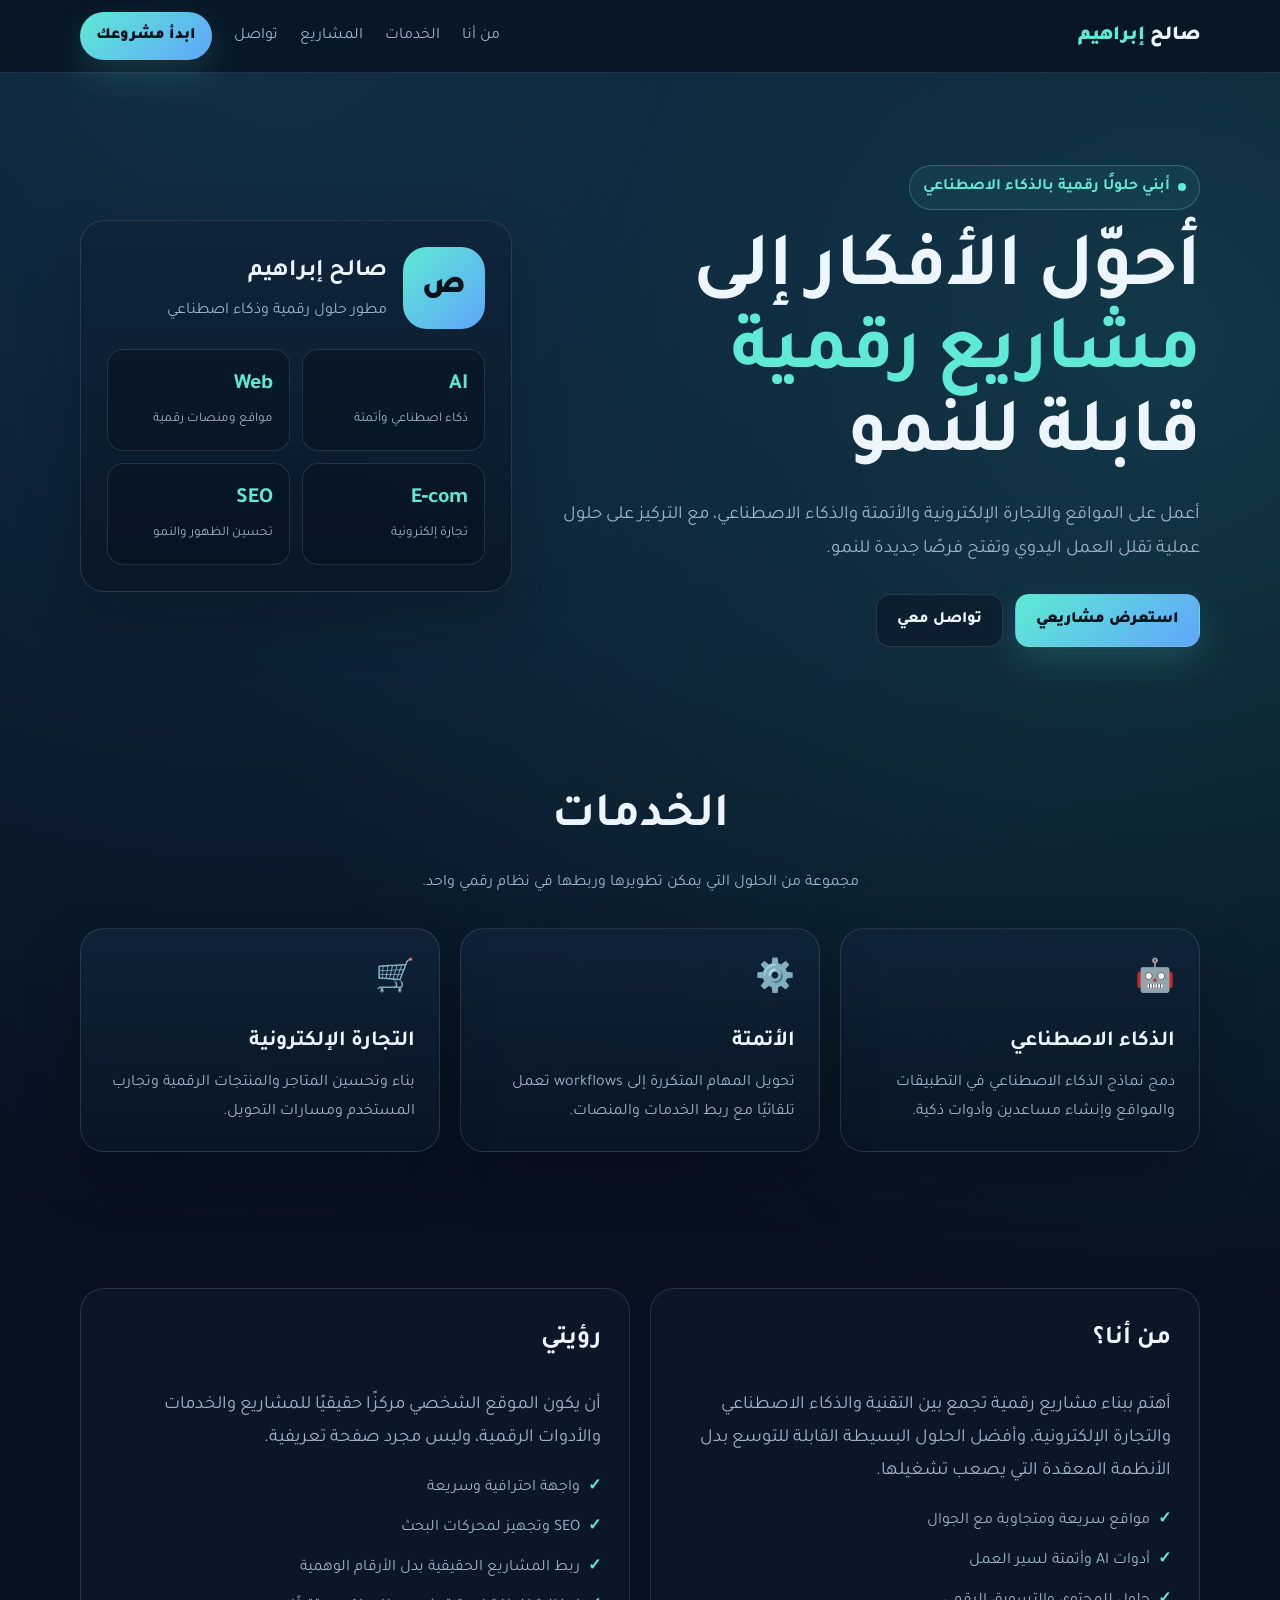
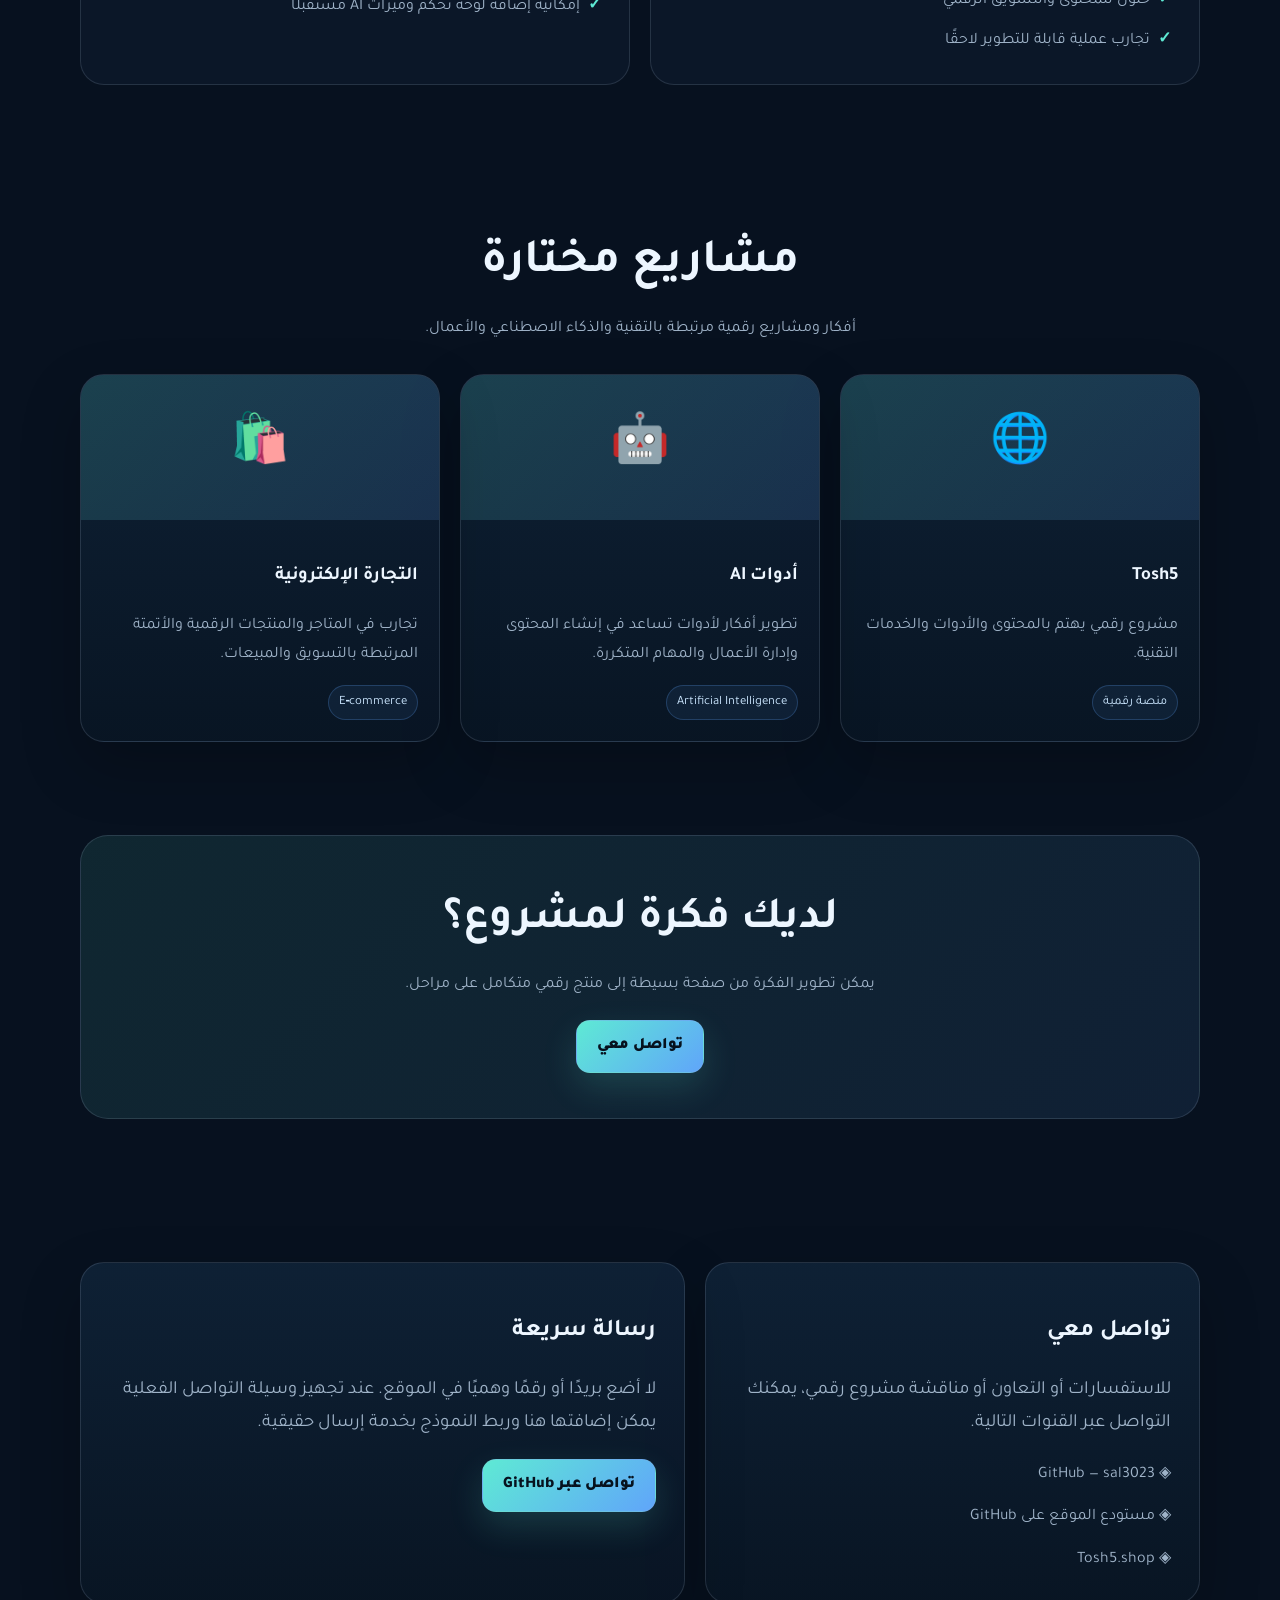
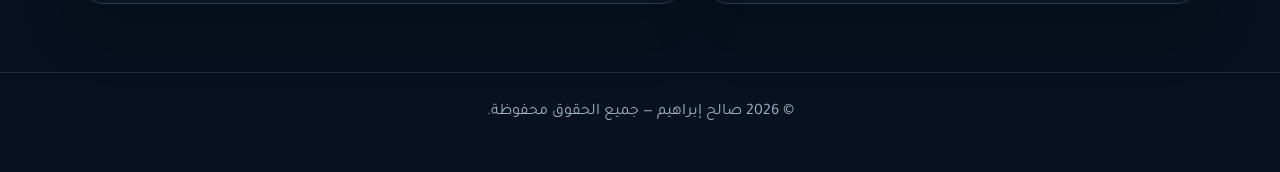
<file: index.html>
<!DOCTYPE html>
<html lang="ar" dir="rtl">
<head>
  <meta charset="UTF-8">
  <meta name="viewport" content="width=device-width, initial-scale=1.0">
  <meta name="description" content="صالح إبراهيم — مطور حلول رقمية وذكاء اصطناعي وأتمتة وتجارة إلكترونية.">
  <meta name="theme-color" content="#07111f">
  <meta property="og:title" content="صالح إبراهيم | حلول رقمية وذكاء اصطناعي">
  <meta property="og:description" content="موقع صالح إبراهيم الشخصي — الذكاء الاصطناعي، الأتمتة، المواقع والتجارة الإلكترونية.">
  <meta property="og:type" content="website">
  <title>صالح إبراهيم | حلول رقمية وذكاء اصطناعي</title>
  <link rel="preconnect" href="https://fonts.googleapis.com">
  <link rel="preconnect" href="https://fonts.gstatic.com" crossorigin>
  <link href="https://fonts.googleapis.com/css2?family=Tajawal:wght@400;500;700;800;900&display=swap" rel="stylesheet">
  <style>
    :root{--bg:#07111f;--panel:#0d1b2d;--panel2:#10243a;--text:#edf6ff;--muted:#9fb3c8;--line:rgba(159,179,200,.18);--primary:#5eead4;--blue:#60a5fa;--max:1120px}
    *{box-sizing:border-box}html{scroll-behavior:smooth}body{margin:0;font-family:Tajawal,Arial,sans-serif;background:radial-gradient(circle at 20% 0%,#12304a 0,transparent 35%),radial-gradient(circle at 90% 10%,#123b48 0,transparent 30%),var(--bg);color:var(--text);line-height:1.8}
    a{color:inherit;text-decoration:none}.container{width:min(var(--max),calc(100% - 32px));margin:auto}
    .topbar{position:sticky;top:0;z-index:50;background:rgba(7,17,31,.78);backdrop-filter:blur(16px);border-bottom:1px solid var(--line)}
    .nav{min-height:72px;display:flex;align-items:center;justify-content:space-between;gap:20px}.brand{font-size:1.25rem;font-weight:900}.brand span{color:var(--primary)}
    .links{display:flex;align-items:center;gap:22px;color:var(--muted)}.links a:hover{color:var(--text)}
    .nav-cta,.btn.primary{background:linear-gradient(135deg,var(--primary),var(--blue));color:#06121e;font-weight:900;box-shadow:0 14px 35px rgba(94,234,212,.16)}
    .nav-cta{padding:10px 16px;border-radius:999px}.hero{padding:92px 0 60px}.hero-grid{display:grid;grid-template-columns:1.2fr .8fr;gap:40px;align-items:center}
    .badge{display:inline-flex;gap:8px;align-items:center;padding:7px 13px;border:1px solid rgba(94,234,212,.28);border-radius:999px;color:var(--primary);background:rgba(94,234,212,.06);font-weight:700}.badge i{width:8px;height:8px;border-radius:50%;background:var(--primary);display:block}
    h1{font-size:clamp(2.7rem,6vw,5.4rem);line-height:1.08;margin:22px 0 18px;letter-spacing:-1px}h1 span{color:var(--primary)}.lead{font-size:1.16rem;color:var(--muted);max-width:680px}
    .actions{display:flex;flex-wrap:wrap;gap:12px;margin-top:28px}.btn{display:inline-flex;align-items:center;justify-content:center;min-height:50px;padding:11px 20px;border-radius:14px;border:1px solid var(--line);font-weight:800;transition:.2s}.btn:hover{transform:translateY(-2px)}.btn.secondary{background:rgba(13,27,45,.75)}
    .hero-card,.card,.project,.contact-card{background:linear-gradient(180deg,rgba(16,36,58,.82),rgba(9,22,37,.82));border:1px solid var(--line);border-radius:24px;box-shadow:0 24px 60px rgba(0,0,0,.22)}
    .hero-card{padding:26px}.avatar{width:82px;height:82px;border-radius:24px;display:grid;place-items:center;background:linear-gradient(135deg,var(--primary),var(--blue));color:#06121e;font-size:2rem;font-weight:900}
    .profile{display:flex;gap:16px;align-items:center}.profile h2{margin:0;font-size:1.5rem}.profile p{margin:3px 0 0;color:var(--muted)}
    .quick{display:grid;grid-template-columns:1fr 1fr;gap:12px;margin-top:20px}.quick div{padding:16px;border:1px solid var(--line);border-radius:16px;background:rgba(4,12,22,.35)}.quick strong{display:block;color:var(--primary);font-size:1.35rem}.quick small{color:var(--muted)}
    section{padding:68px 0}.section-head{text-align:center;max-width:760px;margin:0 auto 30px}.section-head h2{font-size:clamp(2rem,4vw,3rem);margin:0 0 8px}.section-head p{margin:0;color:var(--muted)}
    .grid3{display:grid;grid-template-columns:repeat(3,1fr);gap:20px}.card{padding:24px}.icon{font-size:2rem;margin-bottom:12px}.card h3{margin:0 0 8px;font-size:1.35rem}.card p,.project p{margin:0;color:var(--muted)}
    .about{display:grid;grid-template-columns:1fr 1fr;gap:20px}.panel{padding:28px;border-radius:24px;border:1px solid var(--line);background:rgba(13,27,45,.7)}.panel h3{margin-top:0;font-size:1.6rem}.checks{padding:0;margin:18px 0 0;list-style:none;display:grid;gap:11px;color:var(--muted)}.checks li:before{content:"✓";color:var(--primary);font-weight:900;margin-left:8px}
    .projects{display:grid;grid-template-columns:repeat(3,1fr);gap:20px}.project{overflow:hidden}.project-top{height:145px;display:grid;place-items:center;font-size:3rem;background:linear-gradient(135deg,rgba(94,234,212,.16),rgba(96,165,250,.15))}.project-body{padding:21px}.tag{display:inline-block;margin-top:15px;padding:5px 10px;border-radius:999px;font-size:.8rem;color:#cce7ff;border:1px solid rgba(96,165,250,.24);background:rgba(96,165,250,.08)}
    .contact{display:grid;grid-template-columns:.9fr 1.1fr;gap:20px}.contact-card{padding:28px}.contact-list{display:grid;gap:14px;margin-top:20px}.contact-list a{color:var(--muted)}.contact-list a:hover{color:var(--primary)}
    .cta{padding:25px 0 75px}.cta-box{text-align:center;padding:45px 22px;border-radius:28px;border:1px solid var(--line);background:linear-gradient(135deg,rgba(94,234,212,.1),rgba(96,165,250,.1))}.cta-box h2{margin:0 0 10px;font-size:clamp(2rem,4vw,2.8rem)}.cta-box p{color:var(--muted);margin:0 0 20px}
    footer{border-top:1px solid var(--line);padding:25px 0 45px;color:var(--muted);text-align:center}
    @media(max-width:850px){.hero-grid,.about,.contact{grid-template-columns:1fr}.grid3,.projects{grid-template-columns:1fr 1fr}.links{display:none}.hero{padding-top:65px}}
    @media(max-width:560px){.grid3,.projects{grid-template-columns:1fr}.container{width:min(var(--max),calc(100% - 22px))}.actions{flex-direction:column}.btn{width:100%}.hero-card{padding:20px}}
  </style>
</head>
<body>
<header class="topbar">
  <div class="container nav">
    <a class="brand" href="#">صالح <span>إبراهيم</span></a>
    <nav class="links" aria-label="التنقل">
      <a href="#about">من أنا</a><a href="#services">الخدمات</a><a href="#projects">المشاريع</a><a href="#contact">تواصل</a>
      <a class="nav-cta" href="#contact">ابدأ مشروعك</a>
    </nav>
  </div>
</header>

<main>
<section class="hero">
  <div class="container hero-grid">
    <div>
      <div class="badge"><i></i> أبني حلولًا رقمية بالذكاء الاصطناعي</div>
      <h1>أحوّل الأفكار إلى <span>مشاريع رقمية</span> قابلة للنمو</h1>
      <p class="lead">أعمل على المواقع والتجارة الإلكترونية والأتمتة والذكاء الاصطناعي، مع التركيز على حلول عملية تقلل العمل اليدوي وتفتح فرصًا جديدة للنمو.</p>
      <div class="actions">
        <a class="btn primary" href="#projects">استعرض مشاريعي</a>
        <a class="btn secondary" href="#contact">تواصل معي</a>
      </div>
    </div>
    <aside class="hero-card">
      <div class="profile"><div class="avatar">ص</div><div><h2>صالح إبراهيم</h2><p>مطور حلول رقمية وذكاء اصطناعي</p></div></div>
      <div class="quick">
        <div><strong>AI</strong><small>ذكاء اصطناعي وأتمتة</small></div>
        <div><strong>Web</strong><small>مواقع ومنصات رقمية</small></div>
        <div><strong>E‑com</strong><small>تجارة إلكترونية</small></div>
        <div><strong>SEO</strong><small>تحسين الظهور والنمو</small></div>
      </div>
    </aside>
  </div>
</section>

<section id="services">
  <div class="container">
    <div class="section-head"><h2>الخدمات</h2><p>مجموعة من الحلول التي يمكن تطويرها وربطها في نظام رقمي واحد.</p></div>
    <div class="grid3">
      <article class="card"><div class="icon">🤖</div><h3>الذكاء الاصطناعي</h3><p>دمج نماذج الذكاء الاصطناعي في التطبيقات والمواقع وإنشاء مساعدين وأدوات ذكية.</p></article>
      <article class="card"><div class="icon">⚙️</div><h3>الأتمتة</h3><p>تحويل المهام المتكررة إلى workflows تعمل تلقائيًا مع ربط الخدمات والمنصات.</p></article>
      <article class="card"><div class="icon">🛒</div><h3>التجارة الإلكترونية</h3><p>بناء وتحسين المتاجر والمنتجات الرقمية وتجارب المستخدم ومسارات التحويل.</p></article>
    </div>
  </div>
</section>

<section id="about">
  <div class="container about">
    <div class="panel">
      <h3>من أنا؟</h3>
      <p class="lead">أهتم ببناء مشاريع رقمية تجمع بين التقنية والذكاء الاصطناعي والتجارة الإلكترونية، وأفضل الحلول البسيطة القابلة للتوسع بدل الأنظمة المعقدة التي يصعب تشغيلها.</p>
      <ul class="checks"><li>مواقع سريعة ومتجاوبة مع الجوال</li><li>أدوات AI وأتمتة لسير العمل</li><li>حلول للمحتوى والتسويق الرقمي</li><li>تجارب عملية قابلة للتطوير لاحقًا</li></ul>
    </div>
    <div class="panel">
      <h3>رؤيتي</h3>
      <p class="lead">أن يكون الموقع الشخصي مركزًا حقيقيًا للمشاريع والخدمات والأدوات الرقمية، وليس مجرد صفحة تعريفية.</p>
      <ul class="checks"><li>واجهة احترافية وسريعة</li><li>SEO وتجهيز لمحركات البحث</li><li>ربط المشاريع الحقيقية بدل الأرقام الوهمية</li><li>إمكانية إضافة لوحة تحكم وميزات AI مستقبلًا</li></ul>
    </div>
  </div>
</section>

<section id="projects">
  <div class="container">
    <div class="section-head"><h2>مشاريع مختارة</h2><p>أفكار ومشاريع رقمية مرتبطة بالتقنية والذكاء الاصطناعي والأعمال.</p></div>
    <div class="projects">
      <article class="project"><div class="project-top">🌐</div><div class="project-body"><h3>Tosh5</h3><p>مشروع رقمي يهتم بالمحتوى والأدوات والخدمات التقنية.</p><span class="tag">منصة رقمية</span></div></article>
      <article class="project"><div class="project-top">🤖</div><div class="project-body"><h3>أدوات AI</h3><p>تطوير أفكار لأدوات تساعد في إنشاء المحتوى وإدارة الأعمال والمهام المتكررة.</p><span class="tag">Artificial Intelligence</span></div></article>
      <article class="project"><div class="project-top">🛍️</div><div class="project-body"><h3>التجارة الإلكترونية</h3><p>تجارب في المتاجر والمنتجات الرقمية والأتمتة المرتبطة بالتسويق والمبيعات.</p><span class="tag">E‑commerce</span></div></article>
    </div>
  </div>
</section>

<section class="cta">
  <div class="container"><div class="cta-box"><h2>لديك فكرة لمشروع؟</h2><p>يمكن تطوير الفكرة من صفحة بسيطة إلى منتج رقمي متكامل على مراحل.</p><a class="btn primary" href="#contact">تواصل معي</a></div></div>
</section>

<section id="contact">
  <div class="container contact">
    <div class="contact-card">
      <h2>تواصل معي</h2>
      <p class="lead">للاستفسارات أو التعاون أو مناقشة مشروع رقمي، يمكنك التواصل عبر القنوات التالية.</p>
      <div class="contact-list">
        <a href="https://github.com/sal3023" target="_blank" rel="noopener">◈ GitHub — sal3023</a>
        <a href="https://github.com/sal3023/personal-website" target="_blank" rel="noopener">◈ مستودع الموقع على GitHub</a>
        <a href="https://www.tosh5.shop/" target="_blank" rel="noopener">◈ Tosh5.shop</a>
      </div>
    </div>
    <div class="contact-card">
      <h2>رسالة سريعة</h2>
      <p class="lead">لا أضع بريدًا أو رقمًا وهميًا في الموقع. عند تجهيز وسيلة التواصل الفعلية يمكن إضافتها هنا وربط النموذج بخدمة إرسال حقيقية.</p>
      <a class="btn primary" href="https://github.com/sal3023" target="_blank" rel="noopener">تواصل عبر GitHub</a>
    </div>
  </div>
</section>
</main>

<footer><div class="container">© <span id="year"></span> صالح إبراهيم — جميع الحقوق محفوظة.</div></footer>
<script>document.getElementById("year").textContent=new Date().getFullYear();</script>
</body>
</html>
</file>
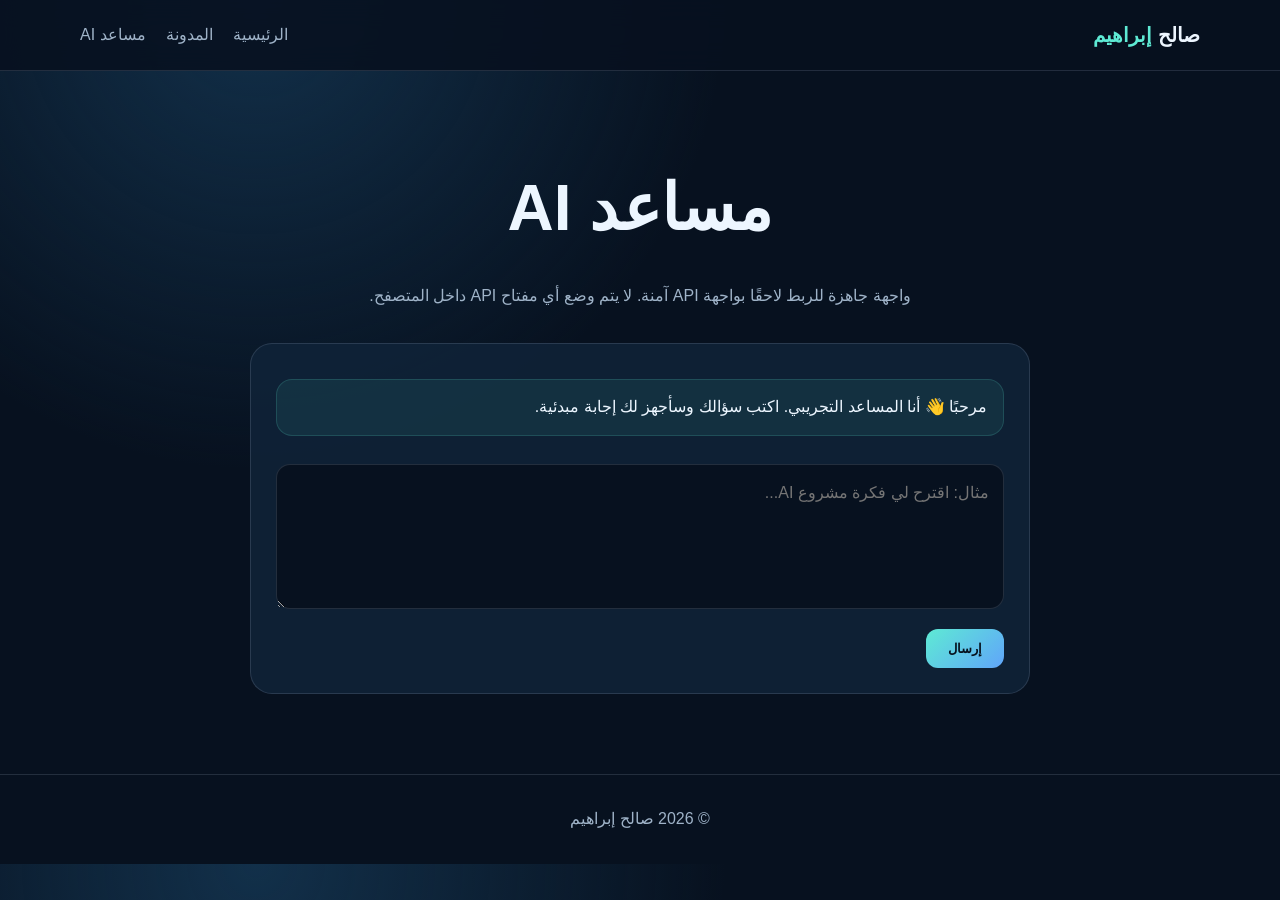
<file: ai.html>
<!doctype html><html lang="ar" dir="rtl"><head><meta charset="utf-8"><meta name="viewport" content="width=device-width,initial-scale=1"><meta name="description" content="مساعد AI تجريبي لصالح إبراهيم."><title>مساعد AI | صالح إبراهيم</title><link rel="stylesheet" href="assets/site.css"></head><body><header class="topbar"><div class="container nav"><a class="brand" href="index.html">صالح <span>إبراهيم</span></a><nav><a href="index.html">الرئيسية</a><a href="blog.html">المدونة</a><a href="ai.html">مساعد AI</a></nav></div></header><main class="container page"><div class="section-head"><h1>مساعد AI</h1><p>واجهة جاهزة للربط لاحقًا بواجهة API آمنة. لا يتم وضع أي مفتاح API داخل المتصفح.</p></div><section class="chat card"><div id="messages"><div class="msg bot">مرحبًا 👋 أنا المساعد التجريبي. اكتب سؤالك وسأجهز لك إجابة مبدئية.</div></div><form id="chatForm"><textarea id="prompt" rows="4" placeholder="مثال: اقترح لي فكرة مشروع AI..."></textarea><button class="btn" type="submit">إرسال</button></form></section></main><footer>© 2026 صالح إبراهيم</footer><script>const f=document.getElementById('chatForm'),p=document.getElementById('prompt'),m=document.getElementById('messages');f.addEventListener('submit',e=>{e.preventDefault();const v=p.value.trim();if(!v)return;m.insertAdjacentHTML('beforeend','<div class="msg user">'+v.replace(/[<>&]/g,c=>({'<':'&lt;','>':'&gt;','&':'&amp;'}[c]))+'</div><div class="msg bot">تم استلام طلبك. هذه الواجهة جاهزة الآن لربطها بخادم AI آمن دون كشف المفتاح للمستخدم.</div>');p.value=''})</script></body></html>
</file>
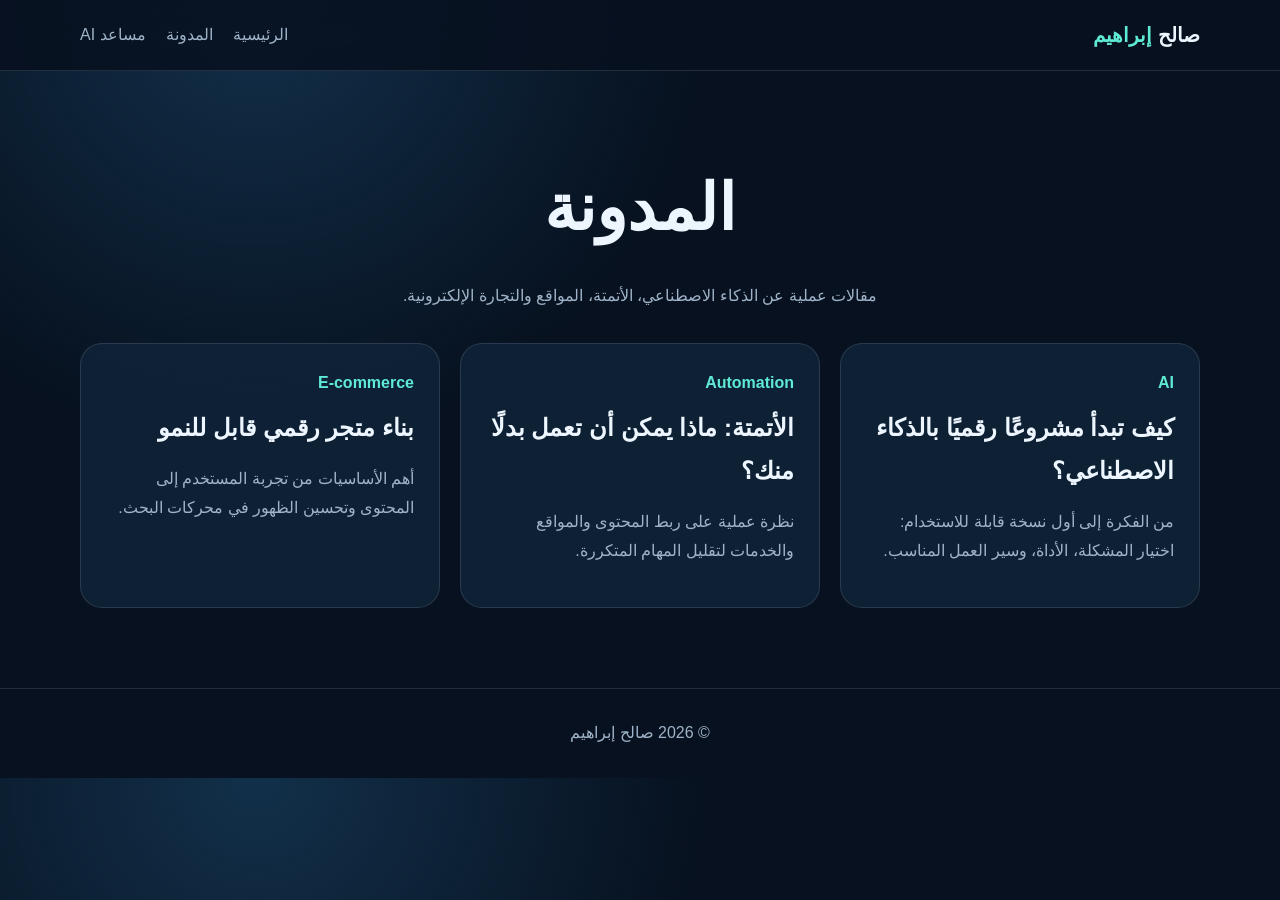
<file: blog.html>
<!doctype html><html lang="ar" dir="rtl"><head><meta charset="utf-8"><meta name="viewport" content="width=device-width,initial-scale=1"><meta name="description" content="مدونة صالح إبراهيم عن الذكاء الاصطناعي والأتمتة والتجارة الإلكترونية."><title>المدونة | صالح إبراهيم</title><link rel="stylesheet" href="assets/site.css"></head><body><header class="topbar"><div class="container nav"><a class="brand" href="index.html">صالح <span>إبراهيم</span></a><nav><a href="index.html">الرئيسية</a><a href="blog.html">المدونة</a><a href="ai.html">مساعد AI</a></nav></div></header><main class="container page"><div class="section-head"><h1>المدونة</h1><p>مقالات عملية عن الذكاء الاصطناعي، الأتمتة، المواقع والتجارة الإلكترونية.</p></div><div class="cards"><article class="card"><span>AI</span><h2>كيف تبدأ مشروعًا رقميًا بالذكاء الاصطناعي؟</h2><p>من الفكرة إلى أول نسخة قابلة للاستخدام: اختيار المشكلة، الأداة، وسير العمل المناسب.</p></article><article class="card"><span>Automation</span><h2>الأتمتة: ماذا يمكن أن تعمل بدلًا منك؟</h2><p>نظرة عملية على ربط المحتوى والمواقع والخدمات لتقليل المهام المتكررة.</p></article><article class="card"><span>E-commerce</span><h2>بناء متجر رقمي قابل للنمو</h2><p>أهم الأساسيات من تجربة المستخدم إلى المحتوى وتحسين الظهور في محركات البحث.</p></article></div></main><footer>© 2026 صالح إبراهيم</footer></body></html>
</file>
<file: assets/site.css>
:root{--bg:#07111f;--panel:#10243a;--text:#edf6ff;--muted:#9fb3c8;--line:rgba(159,179,200,.18);--primary:#5eead4;--blue:#60a5fa}*{box-sizing:border-box}body{margin:0;background:radial-gradient(circle at 20% 0%,#12304a,transparent 35%),var(--bg);color:var(--text);font-family:Tajawal,Arial,sans-serif;line-height:1.8}a{color:inherit;text-decoration:none}.container{width:min(1120px,calc(100% - 24px));margin:auto}.topbar{position:sticky;top:0;background:rgba(7,17,31,.88);backdrop-filter:blur(14px);border-bottom:1px solid var(--line);z-index:5}.nav{min-height:70px;display:flex;align-items:center;justify-content:space-between}.brand{font-size:1.25rem;font-weight:900}.brand span{color:var(--primary)}nav{display:flex;gap:20px;color:var(--muted)}nav a:hover{color:var(--text)}.page{padding:80px 0}.section-head{text-align:center;margin-bottom:32px}.section-head h1{font-size:clamp(2.3rem,5vw,4rem);margin:0}.section-head p{color:var(--muted)}.cards{display:grid;grid-template-columns:repeat(3,1fr);gap:20px}.card{padding:25px;background:rgba(16,36,58,.82);border:1px solid var(--line);border-radius:22px}.card span{color:var(--primary);font-weight:800}.card h2{margin:8px 0}.card p{color:var(--muted)}.chat{max-width:780px;margin:auto}.msg{padding:13px 16px;border-radius:16px;margin:10px 0}.bot{background:rgba(94,234,212,.08);border:1px solid rgba(94,234,212,.16)}.user{background:rgba(96,165,250,.1);border:1px solid rgba(96,165,250,.16)}textarea{width:100%;margin-top:18px;background:#07111f;color:var(--text);border:1px solid var(--line);border-radius:14px;padding:14px;font:inherit;resize:vertical}.btn{margin-top:10px;border:0;border-radius:12px;padding:12px 22px;background:linear-gradient(135deg,var(--primary),var(--blue));color:#06121e;font-weight:900;cursor:pointer}footer{text-align:center;color:var(--muted);border-top:1px solid var(--line);padding:30px}@media(max-width:700px){nav{gap:10px;font-size:.9rem}.cards{grid-template-columns:1fr}.page{padding:55px 0}}
</file>
